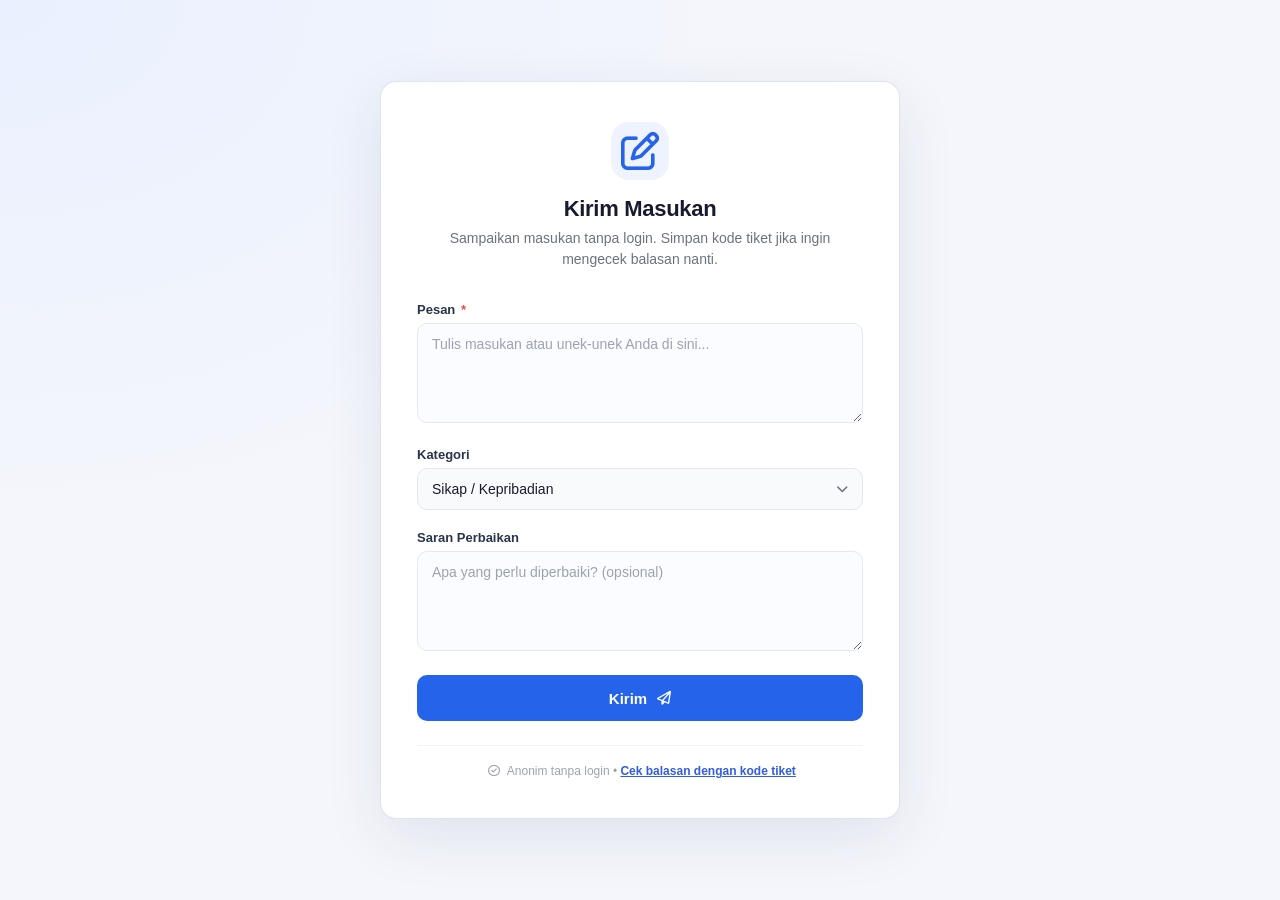
<file: index.html>
<!DOCTYPE html>
<html lang="id">
<head>
    <meta charset="UTF-8">
    <meta name="viewport" content="width=device-width, initial-scale=1.0">
    <title>Kotak Kritik & Saran Anonim</title>
    <link rel="stylesheet" href="https://cdnjs.cloudflare.com/ajax/libs/font-awesome/6.4.0/css/all.min.css">
    <style>
        * {
            box-sizing: border-box;
            margin: 0;
            padding: 0;
        }

        body {
            font-family: -apple-system, BlinkMacSystemFont, 'Segoe UI', Roboto, 'Helvetica Neue', Arial, sans-serif;
            background: #f5f7fa;
            min-height: 100vh;
            display: flex;
            justify-content: center;
            align-items: center;
            padding: 24px;
            color: #1a1a2e;
        }

        .container {
            background: #ffffff;
            border-radius: 16px;
            padding: 40px 36px;
            width: 100%;
            max-width: 520px;
            box-shadow: 0 4px 24px rgba(0, 0, 0, 0.06);
            transition: box-shadow 0.2s;
        }

        .container:hover {
            box-shadow: 0 8px 40px rgba(0, 0, 0, 0.08);
        }

        /* ===== HEADER ===== */
        .header {
            text-align: center;
            margin-bottom: 32px;
        }

        .header-icon {
            font-size: 2.4rem;
            color: #2563eb;
            margin-bottom: 12px;
            display: inline-block;
        }

        h1 {
            font-size: 22px;
            font-weight: 700;
            color: #1a1a2e;
            letter-spacing: -0.3px;
            margin-bottom: 6px;
        }

        .subtitle {
            font-size: 14px;
            color: #6b7280;
            line-height: 1.5;
        }

        /* ===== FORM ===== */
        .form-group {
            margin-bottom: 20px;
        }

        label {
            display: block;
            font-size: 13px;
            font-weight: 600;
            color: #374151;
            margin-bottom: 6px;
        }

        label .required {
            color: #ef4444;
            margin-left: 2px;
        }

        textarea,
        input[type="text"] {
            width: 100%;
            padding: 12px 14px;
            background: #f9fafb;
            border: 1.5px solid #e5e7eb;
            border-radius: 10px;
            color: #1a1a2e;
            font-size: 14px;
            outline: none;
            transition: all 0.2s ease;
            font-family: inherit;
        }

        textarea:focus,
        input[type="text"]:focus {
            border-color: #2563eb;
            background: #ffffff;
            box-shadow: 0 0 0 3px rgba(37, 99, 235, 0.08);
        }

        textarea {
            resize: vertical;
            min-height: 100px;
        }

        textarea::placeholder,
        input::placeholder {
            color: #9ca3af;
        }

        /* ===== CUSTOM SELECT ===== */
        .custom-select-trigger {
            display: flex;
            justify-content: space-between;
            align-items: center;
            padding: 12px 14px;
            background: #f9fafb;
            border: 1.5px solid #e5e7eb;
            border-radius: 10px;
            cursor: pointer;
            user-select: none;
            transition: all 0.2s ease;
            font-size: 14px;
            color: #1a1a2e;
        }

        .custom-select-trigger:hover {
            border-color: #2563eb;
            background: #ffffff;
        }

        .custom-select-trigger .chevron {
            color: #6b7280;
            font-size: 12px;
            transition: transform 0.2s;
        }

        .custom-select-trigger .chevron.open {
            transform: rotate(180deg);
        }

        /* ===== DYNAMIC INPUT ===== */
        .dynamic-input-container {
            max-height: 0;
            overflow: hidden;
            transition: max-height 0.3s ease, margin-top 0.3s ease, opacity 0.25s;
            opacity: 0;
        }

        .dynamic-input-container.show {
            max-height: 80px;
            margin-top: 10px;
            opacity: 1;
        }

        .dynamic-input-container input {
            background: #f9fafb;
            border: 1.5px solid #e5e7eb;
            border-radius: 10px;
            padding: 10px 14px;
            width: 100%;
            font-size: 14px;
            color: #1a1a2e;
            outline: none;
            transition: all 0.2s;
        }

        .dynamic-input-container input:focus {
            border-color: #2563eb;
            background: #ffffff;
            box-shadow: 0 0 0 3px rgba(37, 99, 235, 0.08);
        }

        /* ===== BUTTON ===== */
        .btn-submit {
            width: 100%;
            padding: 13px 20px;
            background: #2563eb;
            border: none;
            border-radius: 10px;
            color: #ffffff;
            font-size: 15px;
            font-weight: 600;
            cursor: pointer;
            transition: all 0.2s ease;
            display: flex;
            justify-content: center;
            align-items: center;
            gap: 10px;
            margin-top: 4px;
        }

        .btn-submit:hover {
            background: #1d4ed8;
            transform: translateY(-1px);
            box-shadow: 0 4px 16px rgba(37, 99, 235, 0.25);
        }

        .btn-submit:active {
            transform: translateY(0);
            box-shadow: none;
        }

        .btn-submit:disabled {
            background: #9ca3af;
            cursor: not-allowed;
            transform: none;
            box-shadow: none;
        }

        .btn-submit .btn-icon {
            font-size: 14px;
        }

        /* ===== FOOTER ===== */
        .footer {
            margin-top: 24px;
            font-size: 12px;
            text-align: center;
            color: #9ca3af;
            border-top: 1px solid #f3f4f6;
            padding-top: 18px;
        }

        .footer i {
            margin: 0 4px;
        }

        /* ===== MODAL ===== */
        .modal-overlay {
            position: fixed;
            top: 0;
            left: 0;
            width: 100%;
            height: 100%;
            background: rgba(0, 0, 0, 0.4);
            backdrop-filter: blur(4px);
            display: flex;
            justify-content: center;
            align-items: center;
            z-index: 1000;
            opacity: 0;
            pointer-events: none;
            transition: opacity 0.3s ease;
        }

        .modal-overlay.active {
            opacity: 1;
            pointer-events: auto;
        }

        .modal-box {
            background: #ffffff;
            border-radius: 16px;
            padding: 32px 28px;
            width: 90%;
            max-width: 380px;
            text-align: center;
            transform: scale(0.92) translateY(12px);
            transition: transform 0.3s cubic-bezier(0.175, 0.885, 0.32, 1.275);
            box-shadow: 0 20px 60px rgba(0, 0, 0, 0.15);
        }

        .modal-overlay.active .modal-box {
            transform: scale(1) translateY(0);
        }

        /* Modal Kategori */
        .modal-box .modal-title {
            font-size: 18px;
            font-weight: 700;
            color: #1a1a2e;
            margin-bottom: 4px;
        }

        .modal-box .modal-sub {
            font-size: 13px;
            color: #6b7280;
            margin-bottom: 16px;
        }

        .category-list {
            list-style: none;
            margin-top: 4px;
        }

        .category-item {
            padding: 12px 16px;
            margin-bottom: 6px;
            background: #f9fafb;
            border: 1.5px solid transparent;
            border-radius: 10px;
            cursor: pointer;
            transition: all 0.2s ease;
            font-size: 14px;
            font-weight: 500;
            display: flex;
            align-items: center;
            gap: 12px;
            text-align: left;
            color: #1a1a2e;
        }

        .category-item:hover {
            background: #f3f4f6;
            border-color: #2563eb;
        }

        .category-item i {
            color: #2563eb;
            width: 20px;
            text-align: center;
            font-size: 14px;
        }

        /* Modal Sukses */
        .success-icon {
            font-size: 3.6rem;
            color: #22c55e;
            margin-bottom: 12px;
        }

        .modal-box .success-title {
            font-size: 20px;
            font-weight: 700;
            color: #1a1a2e;
            margin-bottom: 6px;
        }

        .modal-box .success-text {
            font-size: 14px;
            color: #6b7280;
            line-height: 1.5;
            margin-bottom: 20px;
        }

        .btn-close-modal {
            padding: 10px 28px;
            background: #f3f4f6;
            border: none;
            border-radius: 10px;
            color: #1a1a2e;
            font-weight: 600;
            font-size: 14px;
            cursor: pointer;
            transition: background 0.2s;
        }

        .btn-close-modal:hover {
            background: #e5e7eb;
        }

        /* ===== RESPONSIVE ===== */
        @media (max-width: 480px) {
            .container {
                padding: 28px 20px;
            }

            h1 {
                font-size: 20px;
            }

            .header-icon {
                font-size: 2rem;
            }
        }

        :root { --ink:#172033; --muted:#65718a; --line:#e3e8f1; --brand:#315ce8; --canvas:#f4f6fb; }
        body { color:var(--ink); background:radial-gradient(ellipse at top left,#eaf0ff 0,transparent 42%),var(--canvas); }
        .container { border:1px solid rgba(215,223,238,.85); box-shadow:0 18px 60px rgba(30,48,88,.09); }
        .header-icon { width:58px; height:58px; display:grid; place-items:center; margin:0 auto 16px; border-radius:18px; background:#eef3ff; }
        label { color:#28344b; }
        textarea, input[type="text"] { border-color:var(--line); background:#fbfcff; }
        textarea:focus, input[type="text"]:focus, .dynamic-input-container input:focus { border-color:var(--brand); }
        .custom-select-trigger { width:100%; text-align:left; font-family:inherit; }
        button, input { font:inherit; }
        :focus-visible { outline:3px solid #9bb8ff; outline-offset:2px; }
        .category-item { min-height:46px; }
        .modal-box { max-height:min(85vh,720px); overflow:auto; }
        .btn-submit, .btn-close-modal { min-height:46px; }
        .form-feedback { min-height:0; margin-top:10px; color:#b42318; font-size:13px; line-height:1.5; }
        .footer a, .success-code-wrap a { color:var(--brand); font-weight:600; }
        .success-code-wrap { display:grid; gap:8px; margin:0 0 18px; padding:14px; border:1px solid #dce5ff; border-radius:12px; background:#f5f7ff; text-align:left; }
        .success-code-wrap[hidden] { display:none; }
        .success-code-wrap span, .success-code-wrap small { color:var(--muted); font-size:12px; }
        .success-code-wrap code { color:#172033; font-size:17px; font-weight:700; letter-spacing:1px; overflow-wrap:anywhere; }
        .btn-copy-ticket { justify-self:start; padding:8px 12px; border:0; border-radius:8px; color:#fff; background:var(--brand); cursor:pointer; }
        @media (prefers-reduced-motion: reduce) {
            *, *::before, *::after { animation-duration:.01ms !important; animation-iteration-count:1 !important; transition-duration:.01ms !important; scroll-behavior:auto !important; }
        }
    </style>
</head>
<body>

<div class="container">
    <!-- HEADER -->
    <div class="header">
        <div class="header-icon" aria-hidden="true"><i class="fa-regular fa-pen-to-square"></i></div>
        <h1>Kirim Masukan</h1>
        <p class="subtitle">Sampaikan masukan tanpa login. Simpan kode tiket jika ingin mengecek balasan nanti.</p>
    </div>

    <!-- FORM -->
    <form id="feedbackForm">
        <div class="form-group">
            <label for="pesan">Pesan <span class="required">*</span></label>
            <textarea id="pesan" name="pesan" placeholder="Tulis masukan atau unek-unek Anda di sini..." required></textarea>
        </div>

        <div class="form-group">
            <label id="kategoriLabel">Kategori</label>
            <button type="button" class="custom-select-trigger" id="selectKategoriBtn" aria-labelledby="kategoriLabel selectedKategoriText" aria-haspopup="dialog" aria-expanded="false" aria-controls="categoryModal">
                <span id="selectedKategoriText">Sikap / Kepribadian</span>
                <i class="fa-solid fa-chevron-down chevron" id="chevronIcon"></i>
            </button>
            <input type="hidden" id="kategori" name="kategori" value="Sikap / Kepribadian">

            <div class="dynamic-input-container" id="lainnyaContainer">
                <input type="text" id="kategoriLainnya" placeholder="Sebutkan kategori lainnya...">
            </div>
        </div>

        <div class="form-group">
            <label for="perbaikan">Saran Perbaikan</label>
            <textarea id="perbaikan" name="perbaikan" placeholder="Apa yang perlu diperbaiki? (opsional)"></textarea>
        </div>

        <button type="submit" class="btn-submit" id="submitBtn">
            Kirim
            <i class="fa-regular fa-paper-plane btn-icon"></i>
        </button>
        <p class="form-feedback" id="formFeedback" role="status" aria-live="polite"></p>
    </form>

    <div class="footer">
        <i class="fa-regular fa-circle-check" aria-hidden="true"></i> Anonim tanpa login &bull; <a href="balasan.html">Cek balasan dengan kode tiket</a>
    </div>
</div>

<!-- ===== MODAL KATEGORI ===== -->
<div class="modal-overlay" id="categoryModal" aria-hidden="true">
    <div class="modal-box" role="dialog" aria-modal="true" aria-labelledby="categoryTitle" tabindex="-1">
        <div class="modal-title" id="categoryTitle">Pilih Kategori Masukan</div>
        <ul class="category-list" role="listbox" aria-label="Kategori masukan">
            <li class="category-item" role="option" tabindex="0" data-value="Sikap / Kepribadian"><i class="fa-solid fa-user-gear" aria-hidden="true"></i> Sikap / Kepribadian</li>
            <li class="category-item" role="option" tabindex="0" data-value="Cara komunikasi"><i class="fa-solid fa-comments" aria-hidden="true"></i> Cara komunikasi</li>
            <li class="category-item" role="option" tabindex="0" data-value="Penampilan"><i class="fa-solid fa-shirt" aria-hidden="true"></i> Penampilan</li>
            <li class="category-item" role="option" tabindex="0" data-value="Lainnya"><i class="fa-solid fa-ellipsis" aria-hidden="true"></i> Yang lain... (Isi sendiri)</li>
        </ul>
    </div>
</div>

<!-- ===== MODAL SUKSES ===== -->
<div class="modal-overlay" id="successModal" aria-hidden="true">
    <div class="modal-box" role="dialog" aria-modal="true" aria-labelledby="successTitle" tabindex="-1">
        <div class="success-icon"><i class="fa-regular fa-circle-check"></i></div>
        <div class="success-title" id="successTitle">Terkirim!</div>
        <div class="success-text" id="successText">Terima kasih! Masukanmu sudah tersimpan secara anonim.</div>
        <div class="success-code-wrap" id="successTicketWrap" hidden>
            <span>Kode tiket rahasia</span>
            <code id="successTicketCode"></code>
            <button type="button" class="btn-copy-ticket" id="copyTicketBtn">Salin kode</button>
            <small>Simpan kode ini. Kode tidak dapat dipulihkan jika hilang.</small>
            <a href="balasan.html">Buka halaman cek balasan</a>
        </div>
        <button class="btn-close-modal" id="closeSuccessBtn">Tutup</button>
    </div>
</div>

<script src="config.js"></script>
<script>
    // ============================================================
    // KONFIGURASI
    // ============================================================
    const scriptURL = window.FEEDBACK_API_URL;

    // ============================================================
    // ELEMEN
    // ============================================================
    const form = document.getElementById('feedbackForm');
    const submitBtn = document.getElementById('submitBtn');
    const formFeedback = document.getElementById('formFeedback');

    const selectKategoriBtn = document.getElementById('selectKategoriBtn');
    const chevronIcon = document.getElementById('chevronIcon');
    const categoryModal = document.getElementById('categoryModal');
    const selectedKategoriText = document.getElementById('selectedKategoriText');
    const kategoriHidden = document.getElementById('kategori');
    const categoryItems = document.querySelectorAll('.category-item');
    const lainnyaContainer = document.getElementById('lainnyaContainer');
    const kategoriLainnya = document.getElementById('kategoriLainnya');

    const successModal = document.getElementById('successModal');
    const closeSuccessBtn = document.getElementById('closeSuccessBtn');
    const successTicketWrap = document.getElementById('successTicketWrap');
    const successTicketCode = document.getElementById('successTicketCode');
    const successText = document.getElementById('successText');

    // ============================================================
    // BUKA MODAL KATEGORI
    // ============================================================
    selectKategoriBtn.addEventListener('click', () => {
        categoryModal.classList.add('active');
        categoryModal.setAttribute('aria-hidden', 'false');
        selectKategoriBtn.setAttribute('aria-expanded', 'true');
        chevronIcon.classList.add('open');
        categoryModal.querySelector('[role="dialog"]').focus();
    });

    // ============================================================
    // PILIH KATEGORI
    // ============================================================
    categoryItems.forEach(item => {
        item.addEventListener('click', () => {
            const value = item.getAttribute('data-value');
            categoryItems.forEach(option => option.setAttribute('aria-selected', String(option === item)));

            if (value === 'Lainnya') {
                selectedKategoriText.textContent = 'Lainnya...';
                kategoriHidden.value = 'Lainnya';
                lainnyaContainer.classList.add('show');
                kategoriLainnya.setAttribute('required', 'true');
                setTimeout(() => kategoriLainnya.focus(), 100);
            } else {
                selectedKategoriText.textContent = value;
                kategoriHidden.value = value;
                lainnyaContainer.classList.remove('show');
                kategoriLainnya.removeAttribute('required');
                kategoriLainnya.value = '';
            }

            categoryModal.classList.remove('active');
            categoryModal.setAttribute('aria-hidden', 'true');
            selectKategoriBtn.setAttribute('aria-expanded', 'false');
            chevronIcon.classList.remove('open');
            if (value !== 'Lainnya') selectKategoriBtn.focus();
        });
    });

    categoryModal.addEventListener('keydown', (event) => {
        const items = Array.from(categoryItems);
        const index = items.indexOf(document.activeElement);
        if (event.key === 'ArrowDown' || event.key === 'ArrowUp') {
            event.preventDefault();
            const direction = event.key === 'ArrowDown' ? 1 : -1;
            items[(index + direction + items.length) % items.length].focus();
        } else if (event.key === 'Enter' || event.key === ' ') {
            if (items.includes(document.activeElement)) { event.preventDefault(); document.activeElement.click(); }
        } else if (event.key === 'Tab') {
            const current = items.indexOf(document.activeElement);
            const next = event.shiftKey ? (current <= 0 ? items.length - 1 : current - 1) : (current < 0 || current === items.length - 1 ? 0 : current + 1);
            event.preventDefault();
            items[next].focus();
        }
    });

    // ============================================================
    // TUTUP MODAL KATEGORI (klik overlay)
    // ============================================================
    categoryModal.addEventListener('click', (e) => {
        if (e.target === categoryModal) {
            categoryModal.classList.remove('active');
            categoryModal.setAttribute('aria-hidden', 'true');
            selectKategoriBtn.setAttribute('aria-expanded', 'false');
            chevronIcon.classList.remove('open');
            selectKategoriBtn.focus();
        }
    });

    // ============================================================
    // SUBMIT FORM
    // ============================================================
    form.addEventListener('submit', (e) => {
        e.preventDefault();
        formFeedback.textContent = '';
        submitBtn.disabled = true;
        submitBtn.innerHTML = 'Mengirim <i class="fa-solid fa-spinner fa-spin btn-icon"></i>';

        const formData = new FormData(form);

        // Jika kategori "Lainnya", ambil dari input teks
        if (kategoriHidden.value === 'Lainnya') {
            const custom = kategoriLainnya.value.trim();
            formData.set('kategori', custom ? 'Lainnya: ' + custom : 'Lainnya');
        }

        fetch(scriptURL, { method: 'POST', body: formData })
            .then(response => response.json())
            .then(result => {
                if (result.result !== 'success') throw new Error(result.error || result.message || 'Masukan gagal disimpan.');
                successTicketCode.textContent = result.ticketCode || '';
                successTicketWrap.hidden = !result.ticketCode;
                successText.textContent = result.ticketCode
                    ? 'Masukan tersimpan. Simpan kode tiket berikut untuk mengecek balasan.'
                    : 'Masukan tersimpan. Backend belum mengaktifkan kode tiket; perbarui deployment agar balasan anonim bisa dicek.';
                successModal.classList.add('active');
                successModal.setAttribute('aria-hidden', 'false');
                successModal.querySelector('[role="dialog"]').focus();

                // Reset form
                submitBtn.disabled = false;
                submitBtn.innerHTML = 'Kirim <i class="fa-regular fa-paper-plane btn-icon"></i>';
                form.reset();

                // Reset kategori ke default
                selectedKategoriText.textContent = 'Sikap / Kepribadian';
                kategoriHidden.value = 'Sikap / Kepribadian';
                lainnyaContainer.classList.remove('show');
                kategoriLainnya.removeAttribute('required');
            })
            .catch((error) => {
                console.error('Error:', error);
                formFeedback.textContent = error.message || 'Terjadi kendala saat mengirim. Silakan coba lagi.';
                submitBtn.disabled = false;
                submitBtn.innerHTML = 'Kirim <i class="fa-regular fa-paper-plane btn-icon"></i>';
            });
    });

    // ============================================================
    // TUTUP MODAL SUKSES
    // ============================================================
    closeSuccessBtn.addEventListener('click', () => {
        successModal.classList.remove('active');
        successModal.setAttribute('aria-hidden', 'true');
        submitBtn.focus();
    });

    document.getElementById('copyTicketBtn').addEventListener('click', async () => {
        try {
            await navigator.clipboard.writeText(successTicketCode.textContent);
            document.getElementById('copyTicketBtn').textContent = 'Tersalin';
        } catch (error) {
            const range = document.createRange();
            range.selectNodeContents(successTicketCode);
            const selection = window.getSelection();
            selection.removeAllRanges();
            selection.addRange(range);
            document.getElementById('copyTicketBtn').textContent = 'Pilih kode lalu salin';
        }
    });

    successModal.addEventListener('click', (e) => {
        if (e.target === successModal) {
            successModal.classList.remove('active');
            successModal.setAttribute('aria-hidden', 'true');
            submitBtn.focus();
        }
    });

    document.addEventListener('keydown', (event) => {
        if (event.key === 'Escape') {
            categoryModal.classList.remove('active');
            categoryModal.setAttribute('aria-hidden', 'true');
            selectKategoriBtn.setAttribute('aria-expanded', 'false');
            chevronIcon.classList.remove('open');
            successModal.classList.remove('active');
            successModal.setAttribute('aria-hidden', 'true');
            if (!categoryModal.classList.contains('active')) selectKategoriBtn.focus();
        } else if (event.key === 'Tab' && categoryModal.classList.contains('active')) {
            event.preventDefault();
            categoryItems[0].focus();
        }
    });
</script>

</body>
</html>
</file>
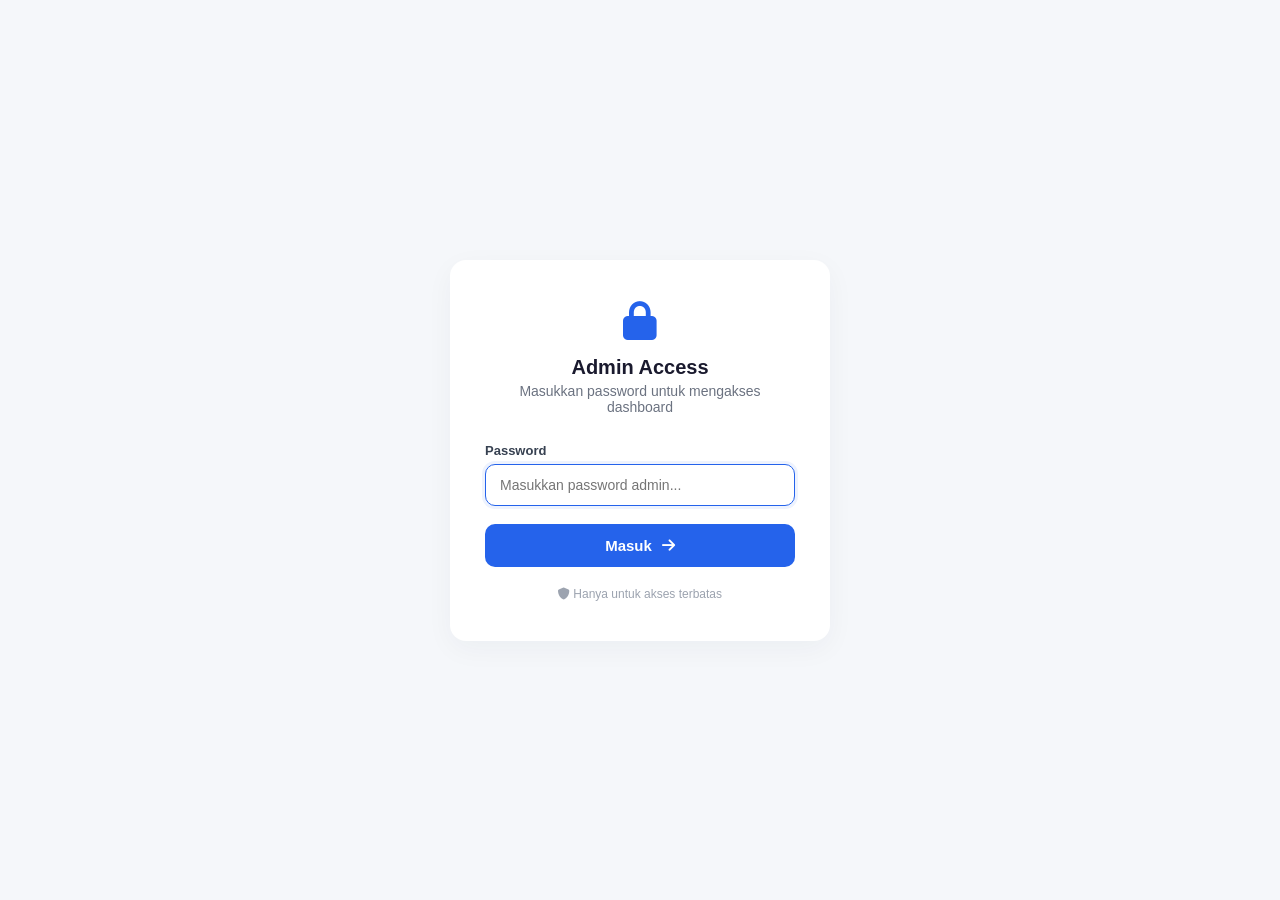
<file: admin/index.html>
<!DOCTYPE html>
<html lang="id">
<head>
    <meta charset="UTF-8">
    <meta name="viewport" content="width=device-width, initial-scale=1.0">
    <title>Admin Panel - Kritik & Saran</title>
    
    <!-- Font Awesome -->
    <link rel="stylesheet" href="https://cdnjs.cloudflare.com/ajax/libs/font-awesome/6.4.2/css/all.min.css">
    
    <!-- CSS Utama -->
    <link rel="stylesheet" href="style.css">
    
    <meta name="theme-color" content="#315ce8">
</head>
<body>

<!-- ==================== LOGIN PAGE ==================== -->
<div class="login-page" id="loginPage">
    <div class="login-container">
        <div class="login-icon">
            <i class="fas fa-lock"></i>
        </div>
        <h2>Admin Access</h2>
        <p class="subtitle">Masukkan password untuk mengakses dashboard</p>

        <div class="error-msg" id="loginError" role="alert" aria-live="assertive">
            <i class="fas fa-circle-exclamation"></i> <span id="errorText">Password salah! Silakan coba lagi.</span>
        </div>

        <form id="loginForm">
            <div class="form-group">
                <label for="passwordInput">Password</label>
            <input type="password" id="passwordInput" name="password" autocomplete="current-password" placeholder="Masukkan password admin..." required autofocus>
            </div>
            <button type="submit" class="btn-login" id="loginBtn">
                <span id="loginBtnText">Masuk</span> <i class="fas fa-arrow-right"></i>
            </button>
        </form>

        <p class="login-footer">
            <i class="fas fa-shield"></i> Hanya untuk akses terbatas
        </p>
    </div>
</div>

<!-- ==================== MAIN APP ==================== -->
<div id="appContent">
    <!-- SIDEBAR -->
    <div class="sidebar" id="sidebar">
        <div class="sidebar-brand">
            <i class="fas fa-envelope"></i>
            <h2>Feedback Admin</h2>
            <small>Manajemen Kritik & Saran</small>
        </div>

        <button type="button" class="nav-item active" onclick="loadDashboard()" aria-current="page">
            <i class="fas fa-chart-pie"></i> Dashboard
        </button>
        <button type="button" class="nav-item" onclick="loadData()">
            <i class="fas fa-list"></i> Semua Masukan
            <span class="badge" id="totalBadge">0</span>
        </button>
        <button type="button" class="nav-item" onclick="loadUnread()">
            <i class="fas fa-envelope"></i> Belum Dibaca
            <span class="badge unread" id="unreadBadge">0</span>
        </button>

        <div class="nav-divider"></div>

        <button type="button" class="nav-item" onclick="refreshData()">
            <i class="fas fa-rotate"></i> Refresh
        </button>
        <a class="nav-item" href="../index.html" target="_blank" rel="noopener noreferrer">
            <i class="fas fa-arrow-up-right-from-square"></i> Buka Form
        </a>

        <div class="nav-divider"></div>

        <button type="button" class="nav-item logout" onclick="handleLogout()">
            <i class="fas fa-right-from-bracket"></i> Logout
        </button>
    </div>
    <button type="button" class="sidebar-scrim" id="sidebarScrim" onclick="closeSidebar()" aria-label="Tutup navigasi"></button>

    <!-- MAIN CONTENT -->
    <div class="main-content">
        <!-- Header -->
        <div class="page-header">
            <div class="page-header-left">
                <button type="button" class="hamburger" id="hamburgerBtn" onclick="toggleSidebar()" aria-label="Buka navigasi" aria-expanded="false" aria-controls="sidebar">
                    <i class="fas fa-bars"></i>
                </button>
                <h1 id="pageTitle">Dashboard</h1>
            </div>
            <div class="header-actions">
                <button onclick="refreshData()"><i class="fas fa-rotate"></i> Refresh</button>
                <button onclick="exportData()"><i class="fas fa-download"></i> Export</button>
            </div>
        </div>

        <!-- Stats -->
        <div class="stats-grid" id="statsGrid">
            <div class="stat-card primary">
                <span class="stat-icon"><i class="fas fa-inbox"></i></span>
                <div class="stat-number" id="statTotal">0</div>
                <div class="stat-label">Total Masukan</div>
            </div>
            <div class="stat-card danger">
                <span class="stat-icon"><i class="fas fa-envelope"></i></span>
                <div class="stat-number" id="statUnread">0</div>
                <div class="stat-label">Belum Dibaca</div>
            </div>
            <div class="stat-card success">
                <span class="stat-icon"><i class="fas fa-circle-check"></i></span>
                <div class="stat-number" id="statRead">0</div>
                <div class="stat-label">Sudah Dibaca</div>
            </div>
            <div class="stat-card warning">
                <span class="stat-icon"><i class="fas fa-tag"></i></span>
                <div class="stat-number" id="statCategories">0</div>
                <div class="stat-label">Kategori Terisi</div>
            </div>
        </div>

        <section class="trend-panel" aria-labelledby="trendTitle">
            <div class="trend-heading">
                <div><h2 id="trendTitle">Ringkasan tren</h2><p id="trendCaption">Perubahan jumlah masukan dari waktu ke waktu</p></div>
                <strong id="trendTotal">0 masukan</strong>
            </div>
            <div id="trendChart" class="trend-chart" role="img" aria-label="Grafik tren masukan"></div>
        </section>

        <!-- Pencarian dan filter -->
        <section class="search-panel" aria-label="Pencarian dan filter masukan">
        <div class="filter-bar">
            <input type="search" id="searchInput" aria-label="Cari kata atau frasa" placeholder="Cari kata atau frasa…" oninput="applyFilters()">
            <select id="searchField" aria-label="Cari di bidang" onchange="applyFilters()">
                <option value="all">Semua isi</option>
                <option value="pesan">Pesan</option>
                <option value="kategori">Kategori</option>
                <option value="perbaikan">Saran perbaikan</option>
                <option value="followup">Balasan dan catatan tindak lanjut</option>
            </select>
            <select id="categoryFilter" aria-label="Filter kategori" onchange="applyFilters()">
                <option value="">Semua Kategori</option>
                <option value="Sikap / Kepribadian">Sikap / Kepribadian</option>
                <option value="Cara komunikasi">Cara komunikasi</option>
                <option value="Penampilan">Penampilan</option>
                <option value="Lainnya">Lainnya</option>
            </select>
            <select id="statusFilter" aria-label="Filter status baca" onchange="applyFilters()">
                <option value="">Semua Status</option>
                <option value="Belum Dibaca">Belum Dibaca</option>
                <option value="Sudah Dibaca">Sudah Dibaca</option>
            </select>
            <select id="followUpFilter" aria-label="Filter status tindak lanjut" onchange="applyFilters()">
                <option value="">Semua tindak lanjut</option>
                <option value="Baru">Baru</option>
                <option value="Ditinjau">Ditinjau</option>
                <option value="Menunggu balasan">Menunggu balasan</option>
                <option value="Ditindaklanjuti">Ditindaklanjuti</option>
                <option value="Selesai">Selesai</option>
            </select>
            <label class="date-filter">Dari <input type="date" id="dateFrom" aria-label="Tanggal mulai" onchange="applyFilters()"></label>
            <label class="date-filter">Sampai <input type="date" id="dateTo" aria-label="Tanggal akhir" onchange="applyFilters()"></label>
            <button type="button" class="btn-clear-filters" onclick="clearFilters()">Reset filter</button>
        </div>
        <div class="results-meta"><span id="resultsCount" aria-live="polite">0 hasil</span><small>Pisahkan kata dengan spasi; gunakan tanda kutip untuk frasa persis.</small></div>
        </section>

        <!-- Table -->
        <div class="table-container">
            <div id="tableContent">
                <div class="loading">
                    <i class="fas fa-spinner fa-spin"></i>
                    <span>Memuat data...</span>
                </div>
            </div>
        </div>
    </div>
</div>

<!-- ==================== MODAL DETAIL ==================== -->
<div class="modal-overlay" id="detailModal" aria-hidden="true">
        <div class="modal-box" role="dialog" aria-modal="true" aria-labelledby="detailTitle" tabindex="-1">
        <h3 id="detailTitle"><i class="fas fa-file-lines" aria-hidden="true"></i> Detail Masukan</h3>
        <div id="detailContent"></div>
        <button class="modal-close" onclick="closeDetail()">Tutup</button>
    </div>
</div>

<div class="modal-overlay" id="followUpModal" aria-hidden="true">
    <div class="modal-box follow-up-box" role="dialog" aria-modal="true" aria-labelledby="followUpTitle" tabindex="-1">
        <h3 id="followUpTitle"><i class="fas fa-reply" aria-hidden="true"></i> Balas dan tindak lanjuti</h3>
        <div id="followUpTicketInfo" class="ticket-info"></div>
        <div class="form-group"><label for="followUpStatus">Status tindak lanjut</label>
            <select id="followUpStatus">
                <option>Baru</option><option>Ditinjau</option><option>Menunggu balasan</option><option>Ditindaklanjuti</option><option>Selesai</option>
            </select>
        </div>
        <div class="form-group"><label for="replyDraft">Balasan untuk pengirim</label><textarea id="replyDraft" rows="4" maxlength="5000" placeholder="Tulis balasan yang akan dilihat pengirim…"></textarea><small>Balasan baru dapat dilihat pengirim setelah dipublikasikan menggunakan kode tiket anonim.</small></div>
        <div class="form-group"><label for="followUpNotes">Catatan tindak lanjut internal</label><textarea id="followUpNotes" rows="3" maxlength="5000" placeholder="Catatan untuk admin, tidak dikirim ke pengirim"></textarea></div>
        <div id="replyActions" class="reply-actions"></div>
        <div class="modal-actions"><button type="button" class="modal-close secondary" onclick="closeFollowUp()">Tutup</button><button type="button" class="btn-save-followup" id="saveFollowUpBtn" onclick="saveFollowUp(false)">Simpan draft</button><button type="button" class="btn-publish-reply" id="publishReplyBtn" onclick="saveFollowUp(true)">Publikasikan balasan</button></div>
    </div>
</div>

<!-- ==================== TOAST NOTIFICATION ==================== -->
<div class="toast" id="toast" role="status" aria-live="polite"></div>

<!-- ==================== JAVASCRIPT ==================== -->
<!-- Script Utama -->
<script src="../config.js"></script>
<script src="script.js"></script>
<script src="insights.js"></script>

</body>
</html>
</file>
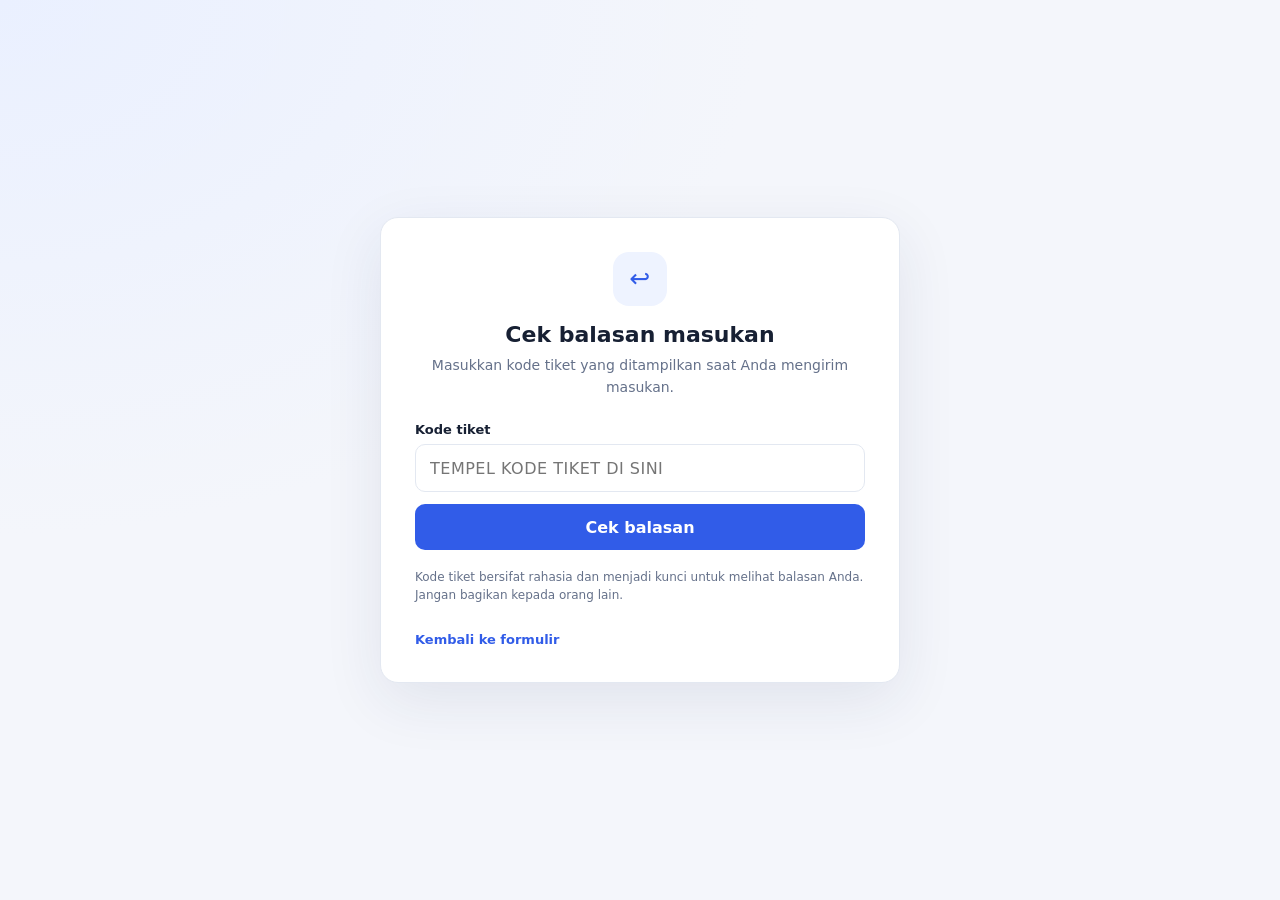
<file: balasan.html>
<!DOCTYPE html>
<html lang="id">
<head>
    <meta charset="UTF-8">
    <meta name="viewport" content="width=device-width, initial-scale=1">
    <meta name="theme-color" content="#315ce8">
    <title>Cek Balasan Masukan</title>
    <style>
        :root { color-scheme:light; --ink:#172033; --muted:#65718a; --line:#e3e8f1; --brand:#315ce8; }
        * { box-sizing:border-box; }
        body { margin:0; min-height:100vh; display:grid; place-items:center; padding:22px; font-family:system-ui,-apple-system,"Segoe UI",sans-serif; color:var(--ink); background:radial-gradient(ellipse at top left,#eaf0ff 0,transparent 42%),#f4f6fb; }
        main { width:min(100%,520px); padding:34px; border:1px solid var(--line); border-radius:18px; background:#fff; box-shadow:0 18px 60px rgba(30,48,88,.09); }
        .icon { display:grid; place-items:center; width:54px; height:54px; border-radius:16px; margin:0 auto 16px; background:#eef3ff; color:var(--brand); font-size:25px; }
        h1, .intro { text-align:center; }
        h1 { margin:0 0 8px; font-size:22px; }
        .intro { margin:0 0 24px; color:var(--muted); font-size:14px; line-height:1.55; }
        label { display:block; margin-bottom:7px; font-size:13px; font-weight:650; }
        input { width:100%; min-height:48px; padding:12px 14px; border:1px solid var(--line); border-radius:10px; font:inherit; text-transform:uppercase; letter-spacing:.5px; }
        input:focus-visible, button:focus-visible, a:focus-visible { outline:3px solid #9bb8ff; outline-offset:2px; }
        button { width:100%; min-height:46px; margin-top:12px; border:0; border-radius:10px; background:var(--brand); color:#fff; font:inherit; font-weight:650; cursor:pointer; }
        button:disabled { opacity:.65; cursor:wait; }
        #result { margin-top:18px; padding:14px; border-radius:10px; background:#f6f8fc; color:#344054; font-size:14px; line-height:1.55; }
        #result:empty { display:none; }
        #result[data-state="error"] { color:#a12b24; background:#fff4f2; }
        #replyText { display:block; margin-top:10px; white-space:pre-wrap; overflow-wrap:anywhere; color:var(--ink); }
        .privacy { margin-top:18px; color:var(--muted); font-size:12px; line-height:1.5; }
        .back { display:inline-block; margin-top:16px; color:var(--brand); font-size:13px; font-weight:600; text-decoration:none; }
        @media(max-width:480px) { main { padding:26px 20px; } }
    </style>
</head>
<body>
<main>
    <div class="icon" aria-hidden="true">↩</div>
    <h1>Cek balasan masukan</h1>
    <p class="intro">Masukkan kode tiket yang ditampilkan saat Anda mengirim masukan.</p>
    <form id="ticketForm">
        <label for="ticketCode">Kode tiket</label>
        <input id="ticketCode" name="ticketCode" autocomplete="off" autocapitalize="characters" maxlength="40" minlength="32" placeholder="Tempel kode tiket di sini" required>
        <button id="checkButton" type="submit">Cek balasan</button>
    </form>
    <div id="result" role="status" aria-live="polite"></div>
    <p class="privacy">Kode tiket bersifat rahasia dan menjadi kunci untuk melihat balasan Anda. Jangan bagikan kepada orang lain.</p>
    <a class="back" href="index.html">Kembali ke formulir</a>
</main>
<script src="config.js"></script>
<script>
    const form = document.getElementById('ticketForm');
    const button = document.getElementById('checkButton');
    const result = document.getElementById('result');
    const ticketInput = document.getElementById('ticketCode');

    form.addEventListener('submit', async (event) => {
        event.preventDefault();
        const ticketCode = ticketInput.value.replace(/\s/g, '').toUpperCase();
        if (!/^[A-F0-9]{32}$/.test(ticketCode)) {
            showMessage('Format kode tiket tidak sesuai. Periksa kembali kode yang Anda simpan.', 'error');
            return;
        }
        button.disabled = true;
        button.textContent = 'Memeriksa…';
        showMessage('Sedang mencari balasan…');
        try {
            const body = new URLSearchParams({action:'checkReply', ticketCode});
            const response = await fetch(window.FEEDBACK_API_URL, {method:'POST', body});
            const data = await response.json();
            if (data.result !== 'success') throw new Error(data.message || 'Kode tiket tidak ditemukan.');
            if (!data.replyAvailable) {
                showMessage(data.message || 'Belum ada balasan. Coba cek lagi nanti.');
                return;
            }
            result.replaceChildren();
            result.dataset.state = 'success';
            const heading = document.createElement('strong');
            heading.textContent = 'Balasan untuk Anda';
            const reply = document.createElement('span');
            reply.id = 'replyText';
            reply.textContent = data.reply || '';
            result.append(heading, reply);
            if (data.updatedAt) {
                const time = document.createElement('small');
                time.textContent = `Dikirim ${new Date(data.updatedAt).toLocaleString('id-ID')}`;
                reply.after(time);
            }
        } catch (error) {
            showMessage(error.message || 'Tidak dapat terhubung ke server. Coba lagi.', 'error');
        } finally {
            button.disabled = false;
            button.textContent = 'Cek balasan';
        }
    });

    function showMessage(message, state = '') {
        result.replaceChildren();
        result.dataset.state = state;
        result.textContent = message;
    }
</script>
</body>
</html>
</file>
<file: admin/style.css>
/* ============================================================
   ADMIN PANEL - STYLE.CSS
   Desain putih, modern, minimalis
   ============================================================ */

/* ---------- RESET & BASE ---------- */
* {
    box-sizing: border-box;
    margin: 0;
    padding: 0;
}

body {
    font-family: -apple-system, BlinkMacSystemFont, 'Segoe UI', Roboto, 'Helvetica Neue', Arial, sans-serif;
    background: #f5f7fa;
    min-height: 100vh;
    color: #1a1a2e;
}

/* Font Awesome fallback - pastikan ikon tetap muncul */
.fa-solid,
.fa-regular,
.fa-brands {
    font-family: 'Font Awesome 6 Free' !important;
    font-weight: 900 !important;
}

.fa-regular {
    font-weight: 400 !important;
}

/* ---------- LOGIN PAGE ---------- */
.login-page {
    display: flex;
    justify-content: center;
    align-items: center;
    min-height: 100vh;
    background: #f5f7fa;
    padding: 20px;
}

.login-container {
    background: #ffffff;
    border-radius: 16px;
    padding: 40px 35px;
    width: 100%;
    max-width: 380px;
    box-shadow: 0 4px 24px rgba(0, 0, 0, 0.06);
}

.login-container .login-icon {
    text-align: center;
    font-size: 2.4rem;
    color: #2563eb;
    margin-bottom: 12px;
}

.login-container h2 {
    text-align: center;
    font-size: 20px;
    font-weight: 700;
    color: #1a1a2e;
    margin-bottom: 4px;
}

.login-container .subtitle {
    text-align: center;
    color: #6b7280;
    font-size: 14px;
    margin-bottom: 28px;
}

.login-container .form-group {
    margin-bottom: 18px;
}

.login-container label {
    display: block;
    font-size: 13px;
    font-weight: 600;
    color: #374151;
    margin-bottom: 6px;
}

.login-container input[type="password"] {
    width: 100%;
    padding: 12px 14px;
    background: #f9fafb;
    border: 1.5px solid #e5e7eb;
    border-radius: 10px;
    color: #1a1a2e;
    font-size: 14px;
    outline: none;
    transition: all 0.2s;
}

.login-container input[type="password"]:focus {
    border-color: #2563eb;
    background: #ffffff;
    box-shadow: 0 0 0 3px rgba(37, 99, 235, 0.08);
}

.login-container .btn-login {
    width: 100%;
    padding: 13px;
    background: #2563eb;
    border: none;
    border-radius: 10px;
    color: #ffffff;
    font-size: 15px;
    font-weight: 600;
    cursor: pointer;
    transition: all 0.2s;
    display: flex;
    justify-content: center;
    align-items: center;
    gap: 10px;
}

.login-container .btn-login:hover {
    background: #1d4ed8;
    transform: translateY(-1px);
    box-shadow: 0 4px 16px rgba(37, 99, 235, 0.25);
}

.login-container .btn-login:disabled {
    opacity: 0.6;
    cursor: not-allowed;
    transform: none;
    box-shadow: none;
}

.login-container .error-msg {
    background: #fef2f2;
    border: 1px solid #fecaca;
    color: #dc2626;
    padding: 10px 14px;
    border-radius: 8px;
    font-size: 13px;
    margin-bottom: 16px;
    display: none;
    text-align: center;
}

.login-container .error-msg.show {
    display: block;
}

.login-footer {
    text-align: center;
    margin-top: 20px;
    color: #9ca3af;
    font-size: 12px;
}

/* ---------- SIDEBAR ---------- */
.sidebar {
    position: fixed;
    left: 0;
    top: 0;
    width: 240px;
    height: 100%;
    background: #ffffff;
    border-right: 1px solid #e5e7eb;
    padding: 24px 16px;
    overflow-y: auto;
    z-index: 100;
    transition: transform 0.3s ease;
}

.sidebar-brand {
    text-align: center;
    margin-bottom: 32px;
    padding-bottom: 20px;
    border-bottom: 1px solid #f3f4f6;
}

.sidebar-brand i {
    font-size: 2rem;
    color: #2563eb;
}

.sidebar-brand h2 {
    margin-top: 8px;
    font-size: 17px;
    font-weight: 700;
    color: #1a1a2e;
}

.sidebar-brand small {
    color: #6b7280;
    font-size: 11px;
}

.nav-item {
    display: flex;
    align-items: center;
    padding: 10px 14px;
    border-radius: 10px;
    color: #4b5563;
    text-decoration: none;
    transition: all 0.2s;
    cursor: pointer;
    margin-bottom: 2px;
    gap: 12px;
    font-size: 14px;
    font-weight: 500;
}

.nav-item:hover {
    background: #f3f4f6;
    color: #1a1a2e;
}

.nav-item.active {
    background: #eff6ff;
    color: #2563eb;
}

.nav-item i {
    width: 20px;
    text-align: center;
    font-size: 15px;
}

.nav-item .badge {
    margin-left: auto;
    background: #2563eb;
    color: #ffffff;
    padding: 1px 10px;
    border-radius: 20px;
    font-size: 11px;
    font-weight: 600;
}

.nav-item .badge.unread {
    background: #ef4444;
}

.nav-divider {
    margin: 16px 0;
    border-top: 1px solid #f3f4f6;
}

.nav-item.logout {
    color: #dc2626;
    margin-top: 8px;
}

.nav-item.logout:hover {
    background: #fef2f2;
    color: #dc2626;
}

/* ---------- MAIN CONTENT ---------- */
.main-content {
    margin-left: 240px;
    padding: 28px 32px 40px;
    min-height: 100vh;
}

#appContent {
    display: none;
}

#appContent.visible {
    display: block;
}

/* ---------- PAGE HEADER ---------- */
.page-header {
    display: flex;
    justify-content: space-between;
    align-items: center;
    margin-bottom: 28px;
    flex-wrap: wrap;
    gap: 12px;
}

.page-header-left {
    display: flex;
    align-items: center;
    gap: 14px;
}

.hamburger {
    display: none;
    background: none;
    border: none;
    color: #1a1a2e;
    font-size: 20px;
    cursor: pointer;
    padding: 4px;
}

.page-header h1 {
    font-size: 22px;
    font-weight: 700;
    color: #1a1a2e;
}

.header-actions {
    display: flex;
    gap: 10px;
    flex-wrap: wrap;
}

.header-actions button {
    padding: 8px 16px;
    border: 1.5px solid #e5e7eb;
    border-radius: 10px;
    background: #ffffff;
    color: #4b5563;
    cursor: pointer;
    transition: all 0.2s;
    display: flex;
    align-items: center;
    gap: 8px;
    font-size: 13px;
    font-weight: 500;
}

.header-actions button:hover {
    border-color: #2563eb;
    color: #2563eb;
    background: #f8faff;
}

/* ---------- STATS CARDS ---------- */
.stats-grid {
    display: grid;
    grid-template-columns: repeat(auto-fit, minmax(180px, 1fr));
    gap: 16px;
    margin-bottom: 28px;
}

.stat-card {
    background: #ffffff;
    border: 1px solid #e5e7eb;
    border-radius: 12px;
    padding: 18px 20px;
    transition: box-shadow 0.2s;
}

.stat-card:hover {
    box-shadow: 0 4px 16px rgba(0, 0, 0, 0.05);
}

.stat-card .stat-number {
    font-size: 28px;
    font-weight: 700;
    color: #1a1a2e;
}

.stat-card .stat-label {
    font-size: 13px;
    color: #6b7280;
    margin-top: 2px;
}

.stat-card .stat-icon {
    float: right;
    font-size: 20px;
    color: #9ca3af;
    margin-top: 2px;
}

.stat-card.primary .stat-number { color: #2563eb; }
.stat-card.success .stat-number { color: #16a34a; }
.stat-card.warning .stat-number { color: #eab308; }
.stat-card.danger .stat-number { color: #dc2626; }
.stat-card.primary .stat-icon { color: #2563eb; }
.stat-card.success .stat-icon { color: #16a34a; }
.stat-card.warning .stat-icon { color: #eab308; }
.stat-card.danger .stat-icon { color: #dc2626; }

/* ---------- FILTER BAR ---------- */
.filter-bar {
    display: flex;
    gap: 12px;
    margin-bottom: 20px;
    flex-wrap: wrap;
    align-items: center;
}

.filter-bar input,
.filter-bar select {
    padding: 9px 14px;
    background: #ffffff;
    border: 1.5px solid #e5e7eb;
    border-radius: 10px;
    color: #1a1a2e;
    font-size: 13px;
    outline: none;
    transition: all 0.2s;
    min-width: 150px;
}

.filter-bar input:focus,
.filter-bar select:focus {
    border-color: #2563eb;
    box-shadow: 0 0 0 3px rgba(37, 99, 235, 0.08);
}

.filter-bar select option {
    background: #ffffff;
}

/* ---------- TABLE ---------- */
.table-container {
    background: #ffffff;
    border: 1px solid #e5e7eb;
    border-radius: 12px;
    overflow: hidden;
    overflow-x: auto;
}

table {
    width: 100%;
    border-collapse: collapse;
    font-size: 13px;
}

thead {
    background: #f9fafb;
    border-bottom: 1px solid #e5e7eb;
}

th {
    padding: 12px 16px;
    text-align: left;
    font-weight: 600;
    color: #6b7280;
    font-size: 11px;
    text-transform: uppercase;
    letter-spacing: 0.3px;
    white-space: nowrap;
}

td {
    padding: 12px 16px;
    border-bottom: 1px solid #f3f4f6;
    vertical-align: middle;
    max-width: 200px;
    overflow: hidden;
    text-overflow: ellipsis;
    color: #1a1a2e;
}

tr:last-child td {
    border-bottom: none;
}

tr:hover td {
    background: #f9fafb;
}

.status-badge {
    padding: 3px 12px;
    border-radius: 20px;
    font-size: 11px;
    font-weight: 600;
    white-space: nowrap;
}

.status-unread {
    background: #fef2f2;
    color: #dc2626;
}

.status-read {
    background: #f0fdf4;
    color: #16a34a;
}

.row-number {
    color: #6b7280;
    font-weight: 600;
    font-size: 12px;
}

/* ---------- ACTION BUTTONS ---------- */
.action-buttons {
    display: flex;
    gap: 6px;
    flex-wrap: wrap;
}

.action-buttons button {
    padding: 4px 12px;
    border: none;
    border-radius: 6px;
    cursor: pointer;
    font-size: 12px;
    transition: all 0.2s;
    display: flex;
    align-items: center;
    gap: 4px;
    font-weight: 500;
}

.btn-view {
    background: #f3f4f6;
    color: #4b5563;
}
.btn-view:hover { background: #e5e7eb; }

.btn-read {
    background: #eff6ff;
    color: #2563eb;
}
.btn-read:hover { background: #dbeafe; }

.btn-delete {
    background: #fef2f2;
    color: #dc2626;
}
.btn-delete:hover { background: #fecaca; }

/* ---------- LOADING & EMPTY ---------- */
.loading {
    text-align: center;
    padding: 60px 20px;
    color: #6b7280;
}

.loading i {
    font-size: 2rem;
    margin-bottom: 10px;
    display: block;
    color: #2563eb;
}

.empty-state {
    text-align: center;
    padding: 60px 20px;
    color: #6b7280;
}

.empty-state i {
    font-size: 2.6rem;
    margin-bottom: 12px;
    display: block;
    color: #d1d5db;
}

/* ---------- MODAL ---------- */
.modal-overlay {
    position: fixed;
    top: 0;
    left: 0;
    width: 100%;
    height: 100%;
    background: rgba(0, 0, 0, 0.4);
    backdrop-filter: blur(4px);
    display: none;
    justify-content: center;
    align-items: center;
    z-index: 1000;
}

.modal-overlay.active {
    display: flex;
}

.modal-box {
    background: #ffffff;
    border-radius: 16px;
    padding: 28px 30px;
    width: 90%;
    max-width: 520px;
    max-height: 80vh;
    overflow-y: auto;
    box-shadow: 0 20px 60px rgba(0, 0, 0, 0.15);
}

.modal-box h3 {
    font-size: 18px;
    font-weight: 700;
    color: #1a1a2e;
    margin-bottom: 20px;
}

.modal-box h3 i {
    color: #2563eb;
    margin-right: 10px;
}

.modal-box .detail-item {
    margin-bottom: 14px;
}

.modal-box .detail-item label {
    font-size: 11px;
    font-weight: 600;
    color: #6b7280;
    text-transform: uppercase;
    letter-spacing: 0.3px;
    display: block;
    margin-bottom: 3px;
}

.modal-box .detail-item .value {
    background: #f9fafb;
    padding: 10px 14px;
    border-radius: 8px;
    word-wrap: break-word;
    white-space: pre-wrap;
    font-size: 14px;
    color: #1a1a2e;
}

.modal-close {
    padding: 10px 24px;
    background: #f3f4f6;
    border: none;
    border-radius: 10px;
    color: #1a1a2e;
    font-weight: 600;
    font-size: 14px;
    cursor: pointer;
    margin-top: 16px;
    width: 100%;
    transition: background 0.2s;
}

.modal-close:hover {
    background: #e5e7eb;
}

/* ---------- TOAST ---------- */
.toast {
    position: fixed;
    bottom: 30px;
    right: 30px;
    padding: 12px 20px;
    border-radius: 10px;
    color: #1a1a2e;
    font-weight: 600;
    font-size: 14px;
    z-index: 2000;
    opacity: 0;
    transform: translateY(16px);
    transition: all 0.3s ease;
    background: #ffffff;
    border: 1px solid #e5e7eb;
    box-shadow: 0 4px 20px rgba(0, 0, 0, 0.08);
}

.toast.show {
    opacity: 1;
    transform: translateY(0);
}

.toast.success {
    border-color: #16a34a;
    color: #16a34a;
}

.toast.error {
    border-color: #dc2626;
    color: #dc2626;
}

/* ---------- RESPONSIVE ---------- */
@media (max-width: 768px) {
    .sidebar {
        transform: translateX(-100%);
        width: 280px;
    }

    .sidebar.open {
        transform: translateX(0);
    }

    .main-content {
        margin-left: 0;
        padding: 20px 16px 30px;
    }

    .hamburger {
        display: block;
    }

    .stats-grid {
        grid-template-columns: repeat(2, 1fr);
    }

    .page-header h1 {
        font-size: 18px;
    }
}

@media (max-width: 480px) {
    .stats-grid {
        grid-template-columns: 1fr 1fr;
        gap: 10px;
    }

    .stat-card .stat-number {
        font-size: 22px;
    }

    .login-container {
        padding: 30px 24px;
    }
}

/* Accessible interaction and responsive polish */
:root { color-scheme: light; --ink:#172033; --muted:#65718a; --line:#e3e8f1; --surface:#fff; --canvas:#f4f6fb; --brand:#315ce8; }
body { color:var(--ink); background:var(--canvas); }
button, input, select { font:inherit; }
button { -webkit-tap-highlight-color:transparent; }
.sidebar button.nav-item { width:100%; text-align:left; background:transparent; border:0; }
.sidebar button.nav-item.active { background:#eff6ff; }
.sidebar button.nav-item:hover { background:#f3f6fc; color:#172033; }
.sidebar a.nav-item { display:flex; }
:focus-visible { outline:3px solid #93b4ff; outline-offset:2px; }
.sidebar { box-shadow:4px 0 24px rgba(24,39,75,.04); }
.sidebar-brand { text-align:left; padding-left:12px; }
.nav-item { min-height:44px; }
.main-content { max-width:1600px; }
.page-header { gap:16px; flex-wrap:wrap; }
.header-actions button, .btn-login, .modal-close { min-height:42px; }
.stat-card, .table-container, .login-container { box-shadow:0 8px 28px rgba(24,39,75,.045); }
.filter-bar input, .filter-bar select { min-height:42px; }
.table-container { overflow-x:auto; }
table { min-width:850px; }
td { max-width:280px; }
.action-buttons button { min-height:34px; }
.modal-overlay { padding:16px; }
.modal-box { max-height:min(82vh,720px); }
.toast { max-width:min(420px, calc(100vw - 32px)); }
@media (max-width:768px) {
  .main-content { padding-top:16px; }
  .page-header { align-items:flex-start; }
  .header-actions { width:100%; }
  .header-actions button { flex:1; justify-content:center; }
  .filter-bar > * { flex:1 1 100%; min-width:0; }
  .stats-grid { gap:12px; }
  .toast { right:16px; bottom:16px; left:16px; }
}
@media (prefers-reduced-motion: reduce) {
  *, *::before, *::after { scroll-behavior:auto !important; animation-duration:.01ms !important; animation-iteration-count:1 !important; transition-duration:.01ms !important; }
}

/* Insights, advanced filtering, and follow-up workflow */
.trend-panel, .search-panel { background:#fff; border:1px solid var(--line); border-radius:14px; box-shadow:0 8px 28px rgba(24,39,75,.04); }
.trend-panel { padding:20px 22px 14px; margin:0 0 20px; }
.trend-heading { display:flex; justify-content:space-between; align-items:flex-start; gap:16px; }
.trend-heading h2 { font-size:16px; margin-bottom:4px; }
.trend-heading p, .trend-heading strong { color:var(--muted); font-size:12px; }
.trend-heading strong { white-space:nowrap; }
.trend-chart { min-height:190px; overflow-x:auto; margin-top:8px; }
.trend-chart svg { display:block; width:100%; min-width:560px; height:190px; }
.trend-chart text { fill:#718096; font:11px -apple-system,BlinkMacSystemFont,"Segoe UI",sans-serif; }
.trend-chart .gridline { stroke:#edf0f5; stroke-width:1; }
.trend-chart .bar { fill:#5074ec; rx:4; }
.trend-chart .bar:hover { fill:#244ac6; }
.search-panel { padding:16px; margin-bottom:12px; }
.filter-bar { margin:0; align-items:stretch; }
.filter-bar input, .filter-bar select, .date-filter { min-height:42px; }
.filter-bar #searchInput { flex:2 1 220px; }
.filter-bar select { flex:1 1 160px; }
.date-filter { display:flex; align-items:center; gap:8px; padding:0 10px; border:1px solid var(--line); border-radius:10px; color:var(--muted); font-size:12px; background:#fff; }
.date-filter input { min-width:130px; padding:7px 4px; border:0; box-shadow:none; }
.date-filter input:focus { box-shadow:none; }
.btn-clear-filters { border:1px solid var(--line); border-radius:10px; padding:8px 14px; background:#fff; color:#475467; cursor:pointer; }
.btn-clear-filters:hover { background:#f5f7fb; }
.results-meta { display:flex; justify-content:space-between; gap:12px; margin-top:12px; color:var(--muted); font-size:12px; }
.followup-badge { display:inline-flex; border-radius:20px; padding:4px 9px; background:#eef2ff; color:#364fc7; font-size:11px; font-weight:600; white-space:nowrap; }
.btn-followup { padding:5px 10px; border:0; border-radius:7px; background:#eef2ff; color:#364fc7; cursor:pointer; font-weight:600; }
.ticket-info { margin-bottom:16px; padding:12px 14px; border-radius:10px; background:#f6f8fc; color:#475467; font-size:13px; line-height:1.5; }
.follow-up-box { max-width:600px; }
.follow-up-box .form-group { margin-bottom:14px; }
.follow-up-box label { display:block; margin-bottom:6px; font-size:13px; font-weight:600; }
.follow-up-box select, .follow-up-box textarea { width:100%; padding:10px 12px; border:1px solid var(--line); border-radius:9px; font:inherit; color:var(--ink); background:#fff; }
.follow-up-box textarea { resize:vertical; }
.follow-up-box small { display:block; margin-top:5px; color:var(--muted); font-size:11px; line-height:1.45; }
.reply-actions, .modal-actions { display:flex; flex-wrap:wrap; align-items:center; gap:8px; }
.reply-actions { margin:0 0 12px; }
.reply-actions a, .reply-actions button { min-height:38px; display:inline-flex; align-items:center; gap:7px; padding:8px 12px; border-radius:8px; border:1px solid var(--line); background:#fff; color:#344054; text-decoration:none; cursor:pointer; font-weight:600; font-size:12px; }
.reply-actions .mark-sent { background:#effaf3; color:#167647; border-color:#c6ecd5; }
.modal-actions { justify-content:flex-end; }
.modal-actions .modal-close { width:auto; margin:0; }
.btn-save-followup { min-height:42px; padding:9px 16px; border:0; border-radius:9px; color:#fff; background:#315ce8; cursor:pointer; font-weight:600; }
.btn-publish-reply { min-height:42px; padding:9px 16px; border:0; border-radius:9px; color:#fff; background:#167647; cursor:pointer; font-weight:600; }
.btn-save-followup:disabled, .btn-publish-reply:disabled { opacity:.6; cursor:wait; }
.trend-empty { padding:48px 12px; text-align:center; color:var(--muted); font-size:13px; }
@media(max-width:768px) {
  .trend-panel { padding:16px; }
  .trend-chart { min-height:170px; }
  .trend-chart svg { height:170px; }
  .results-meta { flex-direction:column; }
  .date-filter { justify-content:space-between; flex:1 1 100%; }
  .date-filter input { flex:1; }
  .modal-actions > * { flex:1 1 100%; }
}

/* Responsive dashboard: dense table on large screens, readable cards on phones. */
.mobile-feedback-list { display:none; }
.mobile-only-label { display:none; }
.sidebar-scrim { display:none; }
.feedback-card { min-width:0; padding:16px; border:1px solid var(--line); border-radius:14px; background:#fff; box-shadow:0 6px 20px rgba(24,39,75,.045); }
.feedback-card-top, .feedback-card-meta, .feedback-card-followup { display:flex; align-items:center; justify-content:space-between; gap:8px; }
.feedback-card-top { margin-bottom:10px; }
.feedback-card-message { margin:0 0 13px; color:#26334a; font-size:14px; line-height:1.55; white-space:pre-wrap; overflow-wrap:anywhere; }
.feedback-card-meta { align-items:flex-start; color:var(--muted); font-size:12px; }
.feedback-card-meta time { text-align:right; }
.category-chip { max-width:60%; padding:5px 8px; border-radius:7px; background:#f2f5fa; color:#475467; font-weight:600; overflow-wrap:anywhere; }
.feedback-card-suggestion { margin:12px 0 0; padding:10px; border-radius:9px; background:#f8f9fc; color:#475467; font-size:12px; line-height:1.5; white-space:pre-wrap; overflow-wrap:anywhere; }
.feedback-card-followup { justify-content:flex-start; flex-wrap:wrap; margin-top:12px; color:var(--muted); font-size:12px; }
.mobile-card-actions { display:grid; grid-template-columns:repeat(2,minmax(0,1fr)); gap:8px; margin-top:14px; }
.mobile-card-actions button { display:flex; align-items:center; justify-content:center; gap:6px; min-width:0; min-height:44px; padding:8px; border:1px solid var(--line); border-radius:9px; font-size:12px; line-height:1.2; }
.mobile-card-actions .btn-view { background:#f4f6fa; color:#344054; }
.mobile-card-actions .btn-followup { background:#eef2ff; color:#364fc7; }
.mobile-card-actions .btn-read { background:#eff6ff; color:#2563eb; }
.mobile-card-actions .btn-delete { background:#fff4f2; color:#b42318; }
@media(max-width:900px) {
  .sidebar { width:min(320px,86vw); transform:translateX(-105%); z-index:120; padding:20px 14px; }
  .sidebar.open { transform:translateX(0); }
  .sidebar-scrim { position:fixed; inset:0; z-index:110; display:none; width:100%; height:100%; border:0; background:rgba(18,28,48,.42); backdrop-filter:blur(2px); }
  #appContent.mobile-nav-open .sidebar-scrim { display:block; }
  .main-content { margin-left:0; padding:22px 20px 36px; max-width:none; }
  .hamburger { display:inline-grid; place-items:center; width:44px; height:44px; border:1px solid var(--line); border-radius:12px; background:#fff; color:#344054; }
  .page-header { align-items:center; }
  .page-header-left { gap:12px; }
  .header-actions { width:100%; }
  .header-actions button { flex:1; justify-content:center; min-height:44px; }
  .stats-grid { grid-template-columns:repeat(2,minmax(0,1fr)); }
  .filter-bar { display:grid; grid-template-columns:repeat(2,minmax(0,1fr)); gap:9px; }
  .filter-bar > * { min-width:0; }
  .filter-bar #searchInput, .filter-bar #searchField, .filter-bar .btn-clear-filters { grid-column:1 / -1; }
  .filter-bar select { width:100%; }
  .date-filter { justify-content:space-between; min-width:0; }
  .date-filter input { min-width:0; flex:1; }
  .desktop-feedback-table { display:none; }
  .mobile-feedback-list { display:grid; gap:12px; }
  .mobile-only-label { display:inline; }
  .table-container { overflow:visible; border:0; background:transparent; box-shadow:none; }
  .trend-chart { min-height:170px; }
  .trend-chart svg { height:170px; }
}
@media(max-width:600px) {
  body { overflow-x:hidden; }
  .main-content { padding:16px 14px 28px; }
  .page-header { gap:10px; margin-bottom:18px; }
  .page-header-left { min-width:0; gap:9px; }
  .page-header h1 { font-size:20px; line-height:1.2; }
  .hamburger { flex:0 0 42px; width:42px; height:42px; }
  .header-actions { display:grid; grid-template-columns:1fr 1fr; gap:8px; }
  .header-actions button { min-height:44px; justify-content:center; padding:9px 10px; }
  .stats-grid { gap:9px; margin-bottom:16px; }
  .stat-card { min-width:0; padding:14px 13px; border-radius:12px; }
  .stat-card .stat-number { font-size:23px; }
  .stat-card .stat-label { font-size:11px; line-height:1.35; }
  .stat-card .stat-icon { font-size:17px; }
  .trend-panel { padding:15px 13px 10px; margin-bottom:14px; }
  .trend-heading { gap:8px; }
  .trend-heading h2 { font-size:15px; }
  .trend-heading strong { font-size:11px; }
  .trend-heading p { max-width:205px; font-size:11px; line-height:1.4; }
  .trend-chart { margin-top:7px; }
  .search-panel { padding:12px; margin-bottom:10px; }
  .filter-bar { display:grid; grid-template-columns:repeat(2,minmax(0,1fr)); gap:8px; }
  .filter-bar #searchInput { grid-column:1 / -1; min-width:0; }
  .filter-bar select { min-width:0; width:100%; font-size:12px; padding:9px 10px; }
  .filter-bar #searchField { grid-column:1 / -1; }
  .date-filter { min-width:0; gap:4px; padding:0 7px; font-size:11px; }
  .date-filter input { min-width:0; width:100%; font-size:12px; }
  .btn-clear-filters { min-height:42px; grid-column:1 / -1; }
  .results-meta { flex-direction:column; gap:4px; font-size:11px; }
  .feedback-card { min-width:0; padding:15px; border:1px solid var(--line); border-radius:14px; background:#fff; box-shadow:0 6px 20px rgba(24,39,75,.045); }
  .feedback-card-top, .feedback-card-meta, .feedback-card-followup { display:flex; align-items:center; justify-content:space-between; gap:8px; }
  .feedback-card-top { margin-bottom:10px; }
  .feedback-card-message { margin:0 0 13px; color:#26334a; font-size:14px; line-height:1.55; white-space:pre-wrap; overflow-wrap:anywhere; }
  .feedback-card-meta { align-items:flex-start; color:var(--muted); font-size:11px; }
  .feedback-card-meta time { text-align:right; }
  .category-chip { max-width:56%; padding:5px 8px; border-radius:7px; background:#f2f5fa; color:#475467; font-weight:600; overflow-wrap:anywhere; }
  .feedback-card-suggestion { margin:12px 0 0; padding:10px; border-radius:9px; background:#f8f9fc; color:#475467; font-size:12px; line-height:1.5; white-space:pre-wrap; overflow-wrap:anywhere; }
  .feedback-card-followup { justify-content:flex-start; flex-wrap:wrap; margin-top:12px; color:var(--muted); font-size:11px; }
  .mobile-card-actions { display:grid; grid-template-columns:repeat(2,minmax(0,1fr)); gap:8px; margin-top:14px; }
  .mobile-card-actions button { display:flex; align-items:center; justify-content:center; gap:6px; min-width:0; min-height:44px; padding:8px 6px; border:1px solid var(--line); border-radius:9px; font-size:11px; line-height:1.2; }
  .mobile-card-actions .btn-view { background:#f4f6fa; color:#344054; }
  .mobile-card-actions .btn-followup { background:#eef2ff; color:#364fc7; }
  .mobile-card-actions .btn-read { background:#eff6ff; color:#2563eb; }
  .mobile-card-actions .btn-delete { background:#fff4f2; color:#b42318; }
  .mobile-only-label { display:inline; }
  .follow-up-box, #detailModal .modal-box { width:100%; max-width:none; max-height:92dvh; padding:22px 18px calc(18px + env(safe-area-inset-bottom)); border-radius:18px 18px 0 0; }
  .modal-overlay { align-items:flex-end; padding:0; }
  .modal-actions { display:grid; grid-template-columns:1fr; }
  .modal-actions > * { width:100% !important; min-height:46px; }
  .toast { left:12px; right:12px; bottom:calc(12px + env(safe-area-inset-bottom)); }
}
</file>
